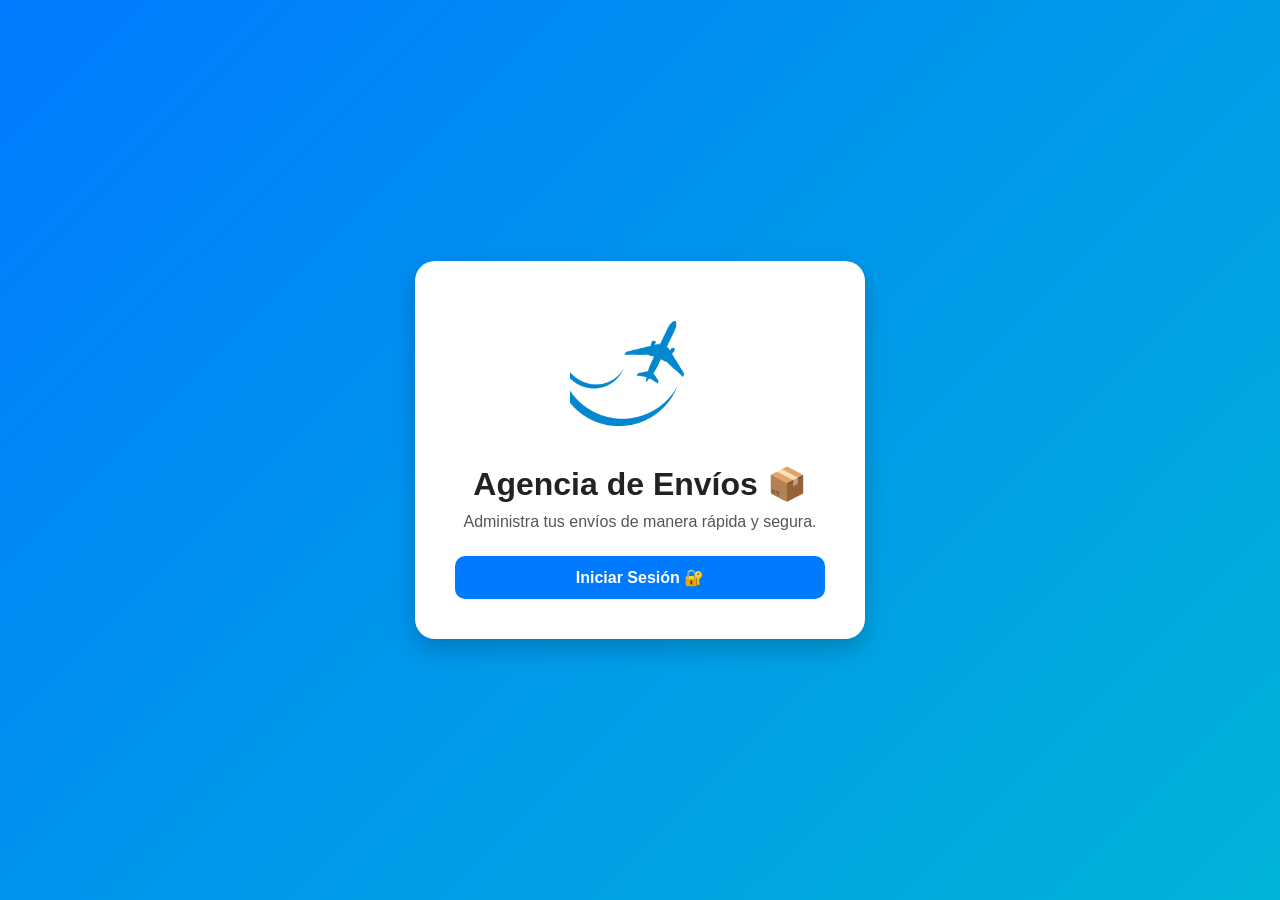
<file: index.html>
<!DOCTYPE html>
<html lang="es">
<head>
    <meta charset="UTF-8" />
    <meta name="viewport" content="width=device-width, initial-scale=1.0" />
    <title>Agencia de Envíos</title>

    <link rel="stylesheet" href="css/estilos.css" />

    <style>
        body {
            background: linear-gradient(135deg, #007bff, #00b4d8);
            height: 100vh;
            display: flex;
            align-items: center;
            justify-content: center;
            font-family: "Poppins", sans-serif;
            margin: 0;
            padding: 0;
        }

        .contenedor {
            background: white;
            padding: 40px;
            border-radius: 20px;
            width: 90%;
            max-width: 450px;
            text-align: center;
            box-shadow: 0 10px 25px rgba(0,0,0,0.2);
        }

        .contenedor img {
            width: 140px;
            margin-bottom: 20px;
        }

        h1 {
            margin-bottom: 10px;
            color: #222;
        }

        p {
            color: #555;
        }

        .btn {
            display: block;
            margin-top: 25px;
            padding: 12px;
            background: #007bff;
            text-decoration: none;
            color: white;
            font-weight: bold;
            border-radius: 10px;
            transition: 0.3s;
        }

        .btn:hover {
            background: #0056b3;
        }
    </style>
</head>

<body>
    <div class="contenedor">
        <img src="img/logo.png" alt="Logo Agencia" />

        <h1>Agencia de Envíos 📦</h1>
        <p>Administra tus envíos de manera rápida y segura.</p>

        <a href="login.html" class="btn">Iniciar Sesión 🔐</a>
    </div>
</body>
</html>
</file>
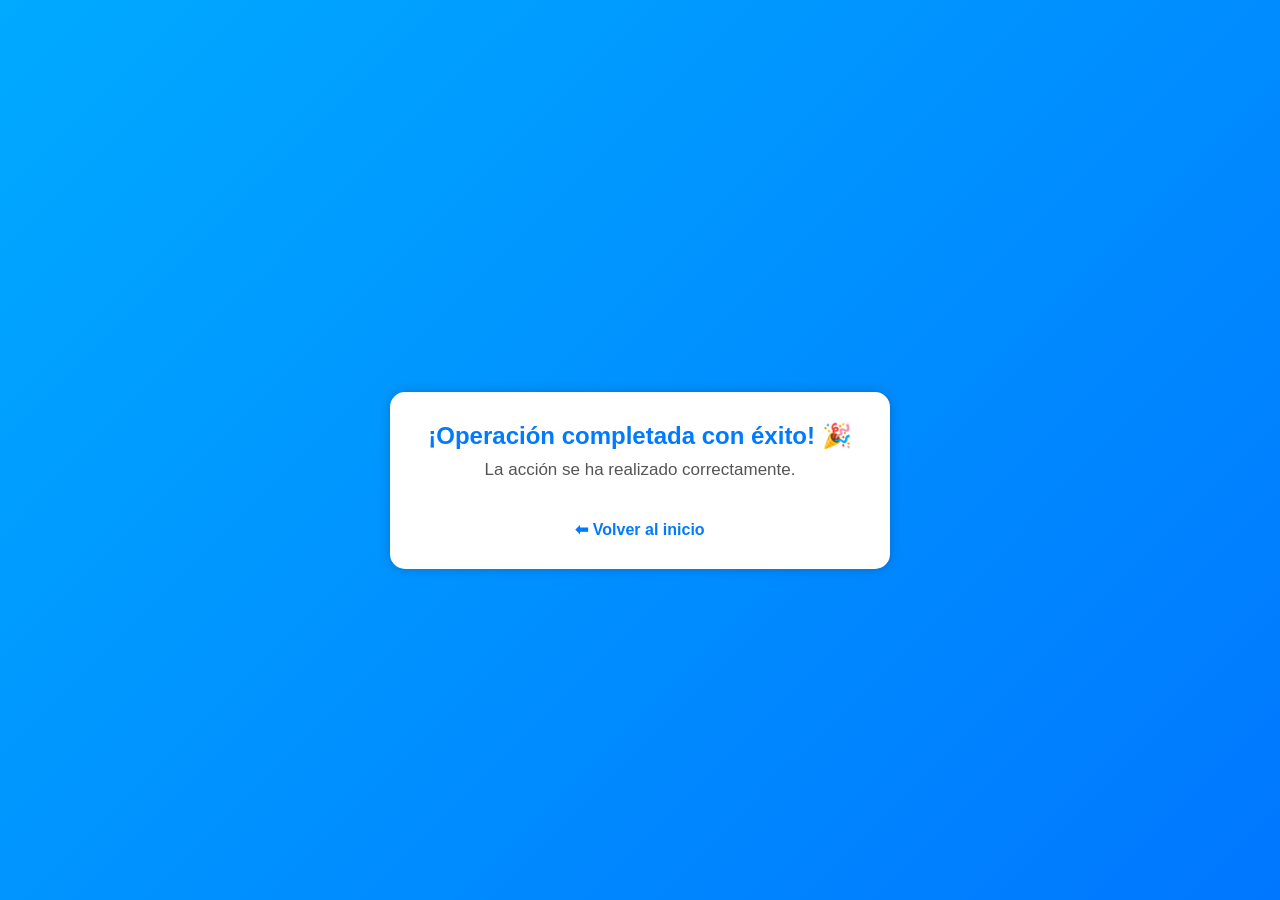
<file: confirmacion.html>
<!DOCTYPE html>
<html lang="es">
<head>
    <meta charset="UTF-8" />
    <meta name="viewport" content="width=device-width, initial-scale=1.0" />
    <title>Confirmación</title>

    <!-- Estilos globales del proyecto -->
    <link rel="stylesheet" href="css/estilos.css" />

    <style>
        body {
            text-align: center;
            padding-top: 60px;
        }

        .contenedor {
            max-width: 500px;
            margin: auto;
            background: white;
            padding: 30px;
            border-radius: 15px;
            box-shadow: 0 0 12px rgba(0,0,0,0.2);
        }

        h2 {
            color: #007bff;
        }

        p {
            margin-top: 10px;
            font-size: 17px;
        }

        a {
            text-decoration: none;
            color: #007bff;
            font-weight: bold;
            margin-top: 20px;
            display: inline-block;
        }

        a:hover {
            text-decoration: underline;
        }
    </style>
</head>
<body>

<div class="contenedor">
    <h2>¡Operación completada con éxito! 🎉</h2>
    <p>La acción se ha realizado correctamente.</p>

    <a href="inicio.php">⬅ Volver al inicio</a>
</div>

</body>
</html>
</file>
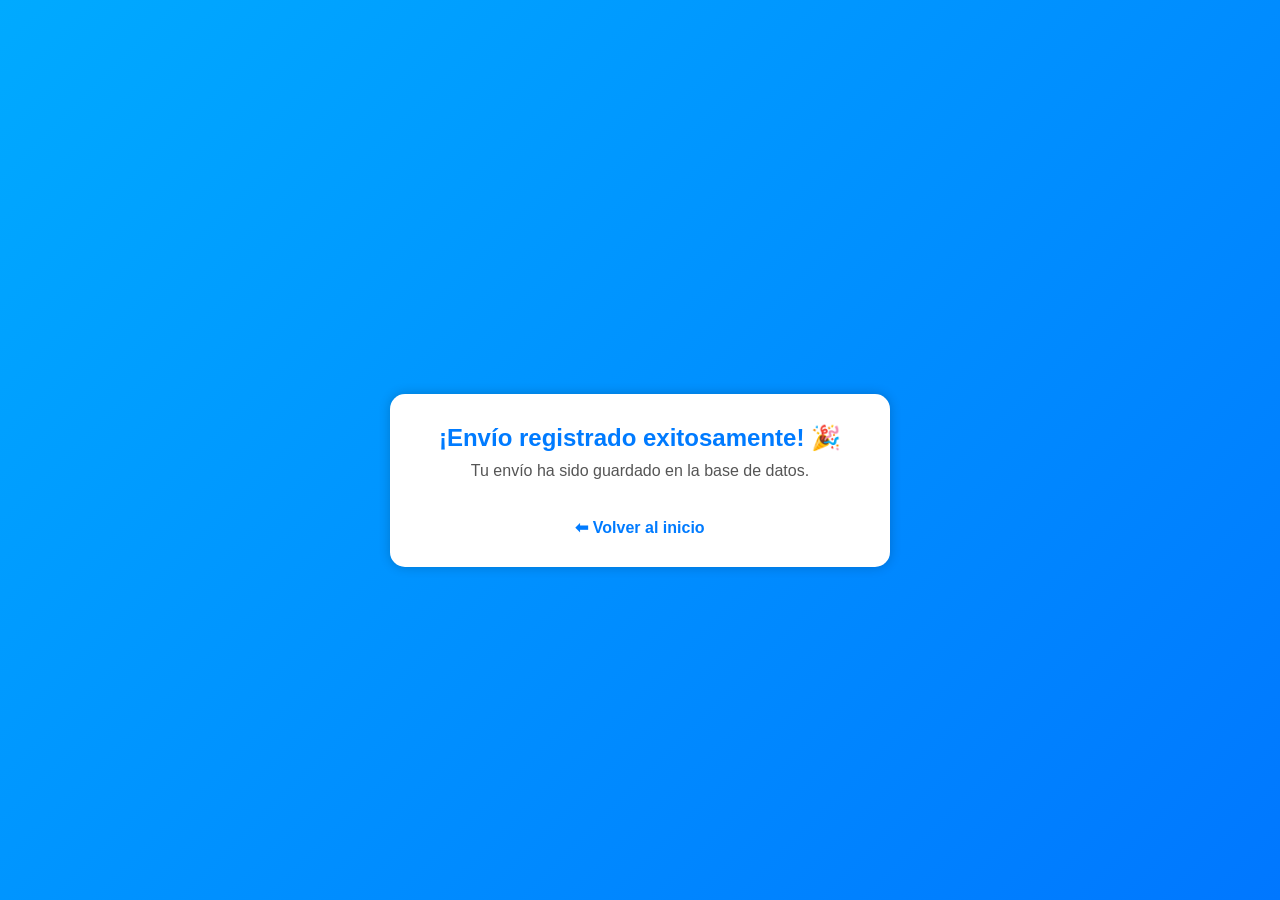
<file: confirmacion_envio.html>
<!DOCTYPE html>
<html lang="es">
<head>
    <meta charset="UTF-8" />
    <meta name="viewport" content="width=device-width, initial-scale=1.0" />
    <title>Confirmación de Envío</title>
    <link rel="stylesheet" href="css/estilos.css" />
    <style>
        body {
            text-align: center;
            padding-top: 60px;
        }

        .contenedor {
            max-width: 500px;
            margin: auto;
            background: white;
            padding: 30px;
            border-radius: 15px;
            box-shadow: 0 0 12px rgba(0,0,0,0.2);
        }

        h2 {
            color: #007bff;
        }

        a {
            text-decoration: none;
            color: #007bff;
            font-weight: bold;
        }

        a:hover {
            text-decoration: underline;
        }
    </style>
</head>
<body>

<div class="contenedor">
    <h2>¡Envío registrado exitosamente! 🎉</h2>
    <p>Tu envío ha sido guardado en la base de datos.</p>

    <br>
    <a href="inicio.php">⬅ Volver al inicio</a>
</div>

</body>
</html>
</file>
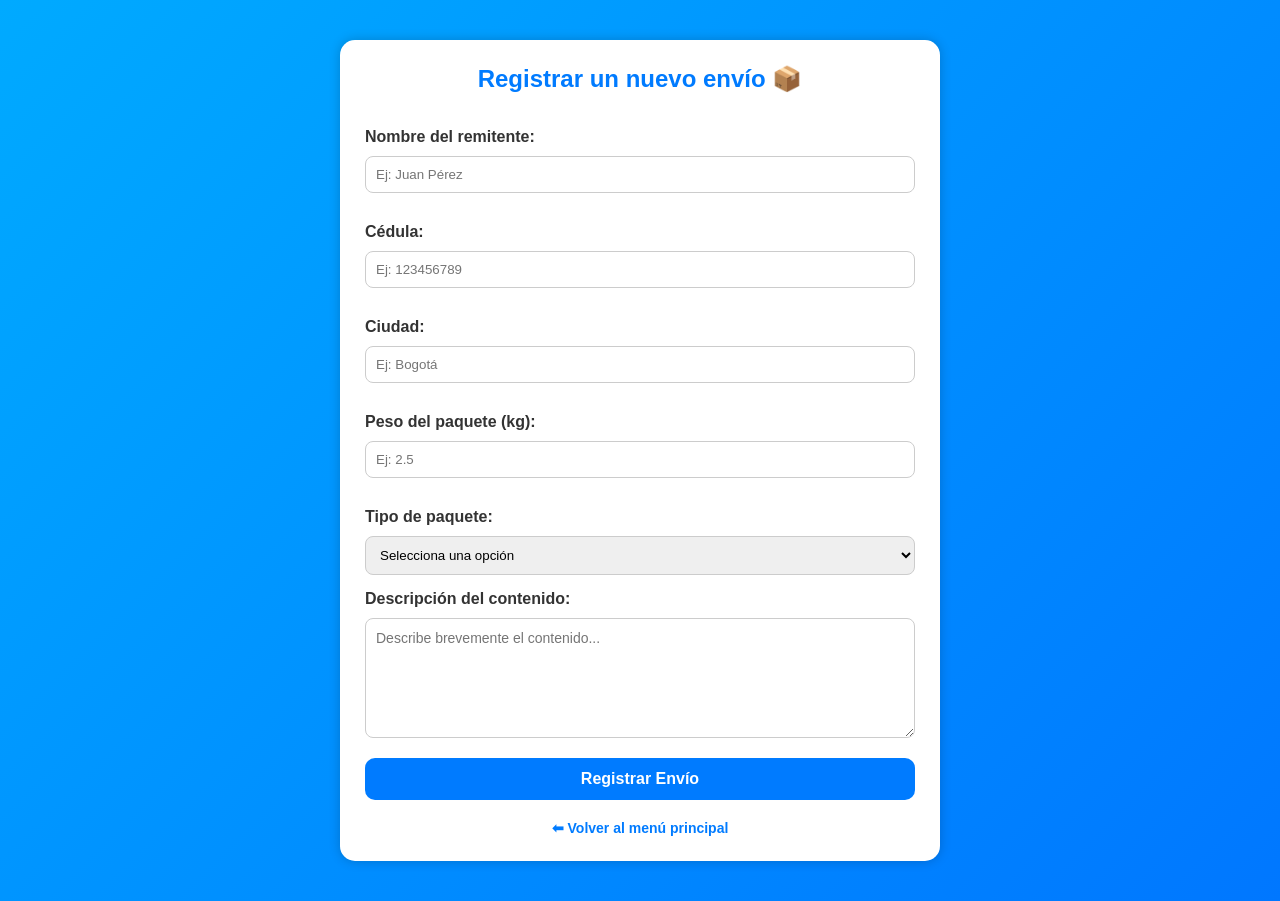
<file: form_envio.html>
<!DOCTYPE html>
<html lang="es">
<head>
    <meta charset="UTF-8" />
    <meta name="viewport" content="width=device-width, initial-scale=1.0" />
    <title>Registrar Envío</title>

    <link rel="stylesheet" href="css/estilos.css" />

    <style>
        .contenedor {
            max-width: 600px;
            margin: 40px auto;
            background: white;
            padding: 25px;
            border-radius: 15px;
            box-shadow: 0 0 12px rgba(0,0,0,0.2);
        }

        h2 {
            text-align: center;
            color: #007bff;
            margin-bottom: 20px;
        }

        label {
            font-weight: bold;
            margin-top: 15px;
            display: block;
        }

        input, select, textarea {
            width: 100%;
            padding: 10px;
            margin-top: 5px;
            border-radius: 8px;
            border: 1px solid #ccc;
        }

        textarea {
            height: 120px;
            font-size: 14px;
        }

        .btn {
            background: #007bff;
            color: white;
            padding: 12px;
            text-align: center;
            display: block;
            border-radius: 10px;
            border: none;
            font-size: 16px;
            margin-top: 20px;
            cursor: pointer;
        }

        .btn:hover {
            background: #0056b3;
        }

        a.volver {
            display: block;
            margin-top: 20px;
            text-align: center;
            text-decoration: none;
            font-weight: bold;
            color: #007bff;
        }

        a.volver:hover {
            text-decoration: underline;
        }
    </style>
</head>
<body>

<div class="contenedor">

    <h2>Registrar un nuevo envío 📦</h2>

    <form action="php/guardar_envio.php" method="POST">

        <label>Nombre del remitente:</label>
        <input type="text" name="remitente" placeholder="Ej: Juan Pérez" required>

        <label>Cédula:</label>
        <input type="number" name="cedula" placeholder="Ej: 123456789" required>

        <label>Ciudad:</label>
        <input type="text" name="ciudad" placeholder="Ej: Bogotá" required>

        <label>Peso del paquete (kg):</label>
        <input type="number" step="0.1" name="peso" placeholder="Ej: 2.5" required>

        <label>Tipo de paquete:</label>
        <select name="tipo" required>
            <option value="">Selecciona una opción</option>
            <option value="Documentos">Documentos</option>
            <option value="Ropa">Ropa</option>
            <option value="Electrónicos">Electrónicos</option>
            <option value="Otros">Otros</option>
        </select>

        <label>Descripción del contenido:</label>
        <textarea name="descripcion" placeholder="Describe brevemente el contenido..." required></textarea>

        <button type="submit" class="btn">Registrar Envío</button>
    </form>

    <a class="volver" href="inicio.php">⬅ Volver al menú principal</a>

</div>

</body>
</html>
</file>
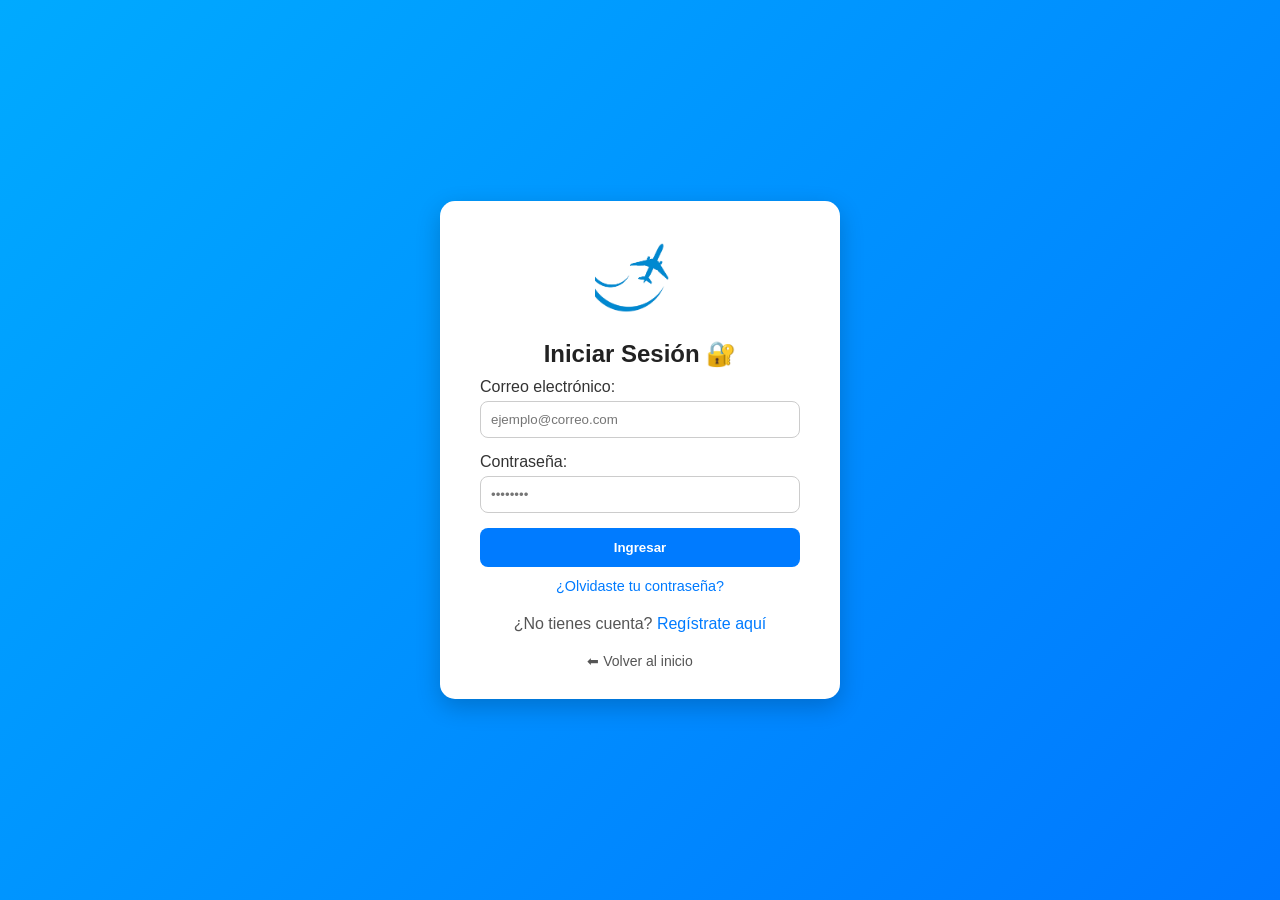
<file: login.html>
<!DOCTYPE html>
<html lang="es">
<head>
    <meta charset="UTF-8">
    <meta name="viewport" content="width=device-width, initial-scale=1.0">
    <title>Iniciar Sesión - Agencia de Envíos</title>
    <link rel="stylesheet" href="css/estilos.css">
</head>

<body>
    <div class="contenedor">
        <img src="img/logo.png" alt="Logo de la Agencia" class="logo">

        <h2>Iniciar Sesión 🔐</h2>

        <form action="inicio.php" method="POST">
            <label for="correo">Correo electrónico:</label>
            <input type="email" id="correo" name="correo" placeholder="ejemplo@correo.com" required>

            <label for="clave">Contraseña:</label>
            <input type="password" id="clave" name="clave" placeholder="••••••••" required>

            <button type="submit" class="btn">Ingresar</button>
        </form>

        <p>
            <a href="recuperar_contraseña.html" class="olvido">¿Olvidaste tu contraseña?</a>
        </p>

        <p>
            ¿No tienes cuenta? <a href="register.html">Regístrate aquí</a>
        </p>

        <a href="index.html" class="volver">⬅ Volver al inicio</a>
    </div>
</body>
</html>
</file>
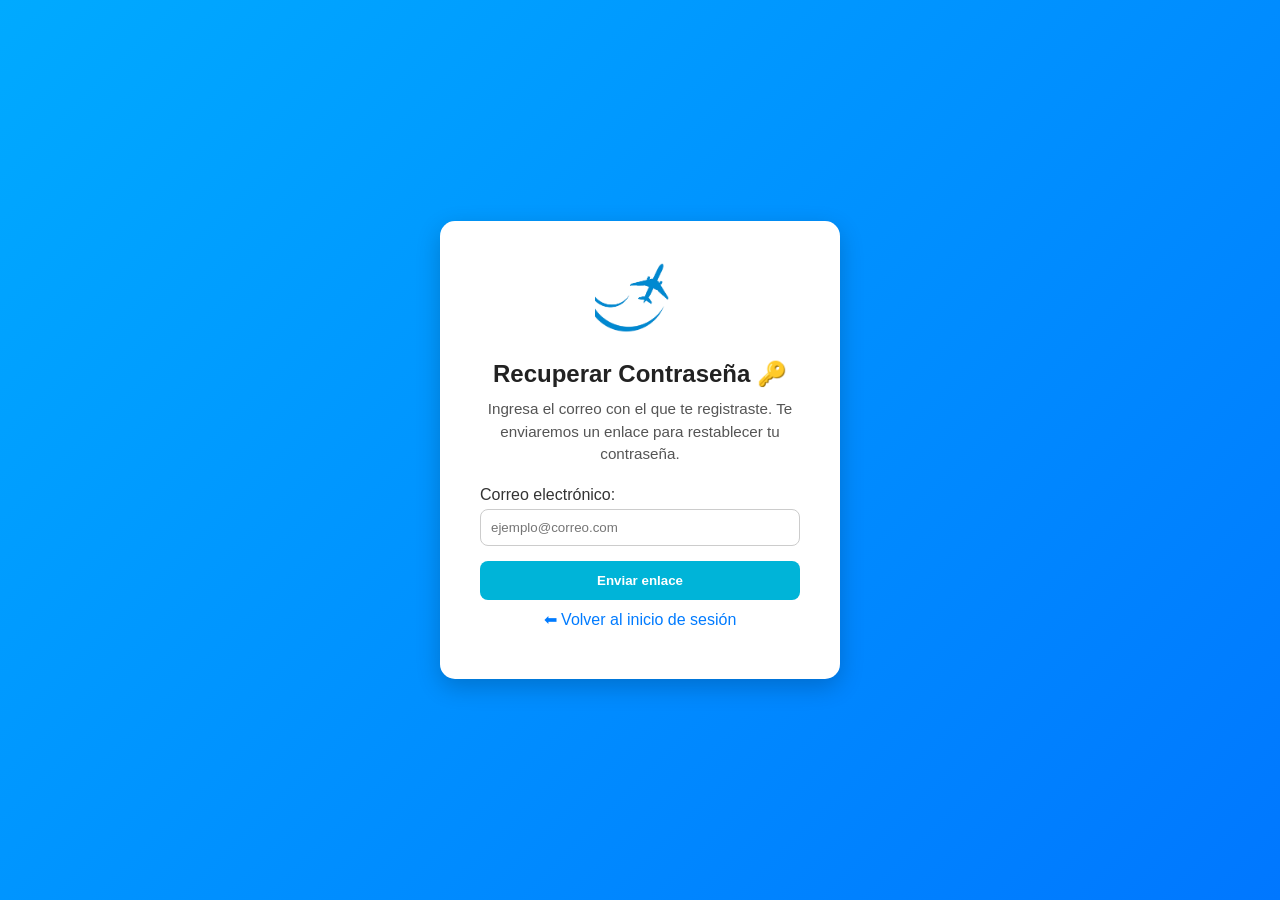
<file: recuperar_contraseña.html>
<!DOCTYPE html>
<html lang="es">
<head>
    <meta charset="UTF-8">
    <meta name="viewport" content="width=device-width, initial-scale=1.0">
    <title>Recuperar Contraseña</title>
    <link rel="stylesheet" href="css/estilos.css">
</head>

<body>
    <div class="contenedor">
        <img src="img/logo.png" alt="Logo de la Agencia" class="logo">

        <h2>Recuperar Contraseña 🔑</h2>

        <p class="descripcion">
            Ingresa el correo con el que te registraste.  
            Te enviaremos un enlace para restablecer tu contraseña.
        </p>

        <form action="confirmacion.html" method="GET">
            <label for="correo">Correo electrónico:</label>
            <input type="email" id="correo" name="correo" placeholder="ejemplo@correo.com" required>

            <button type="submit" class="btn btn-secundario">Enviar enlace</button>
        </form>

        <p>
            <a href="login.html">⬅ Volver al inicio de sesión</a>
        </p>
    </div>
</body>
</html>
</file>
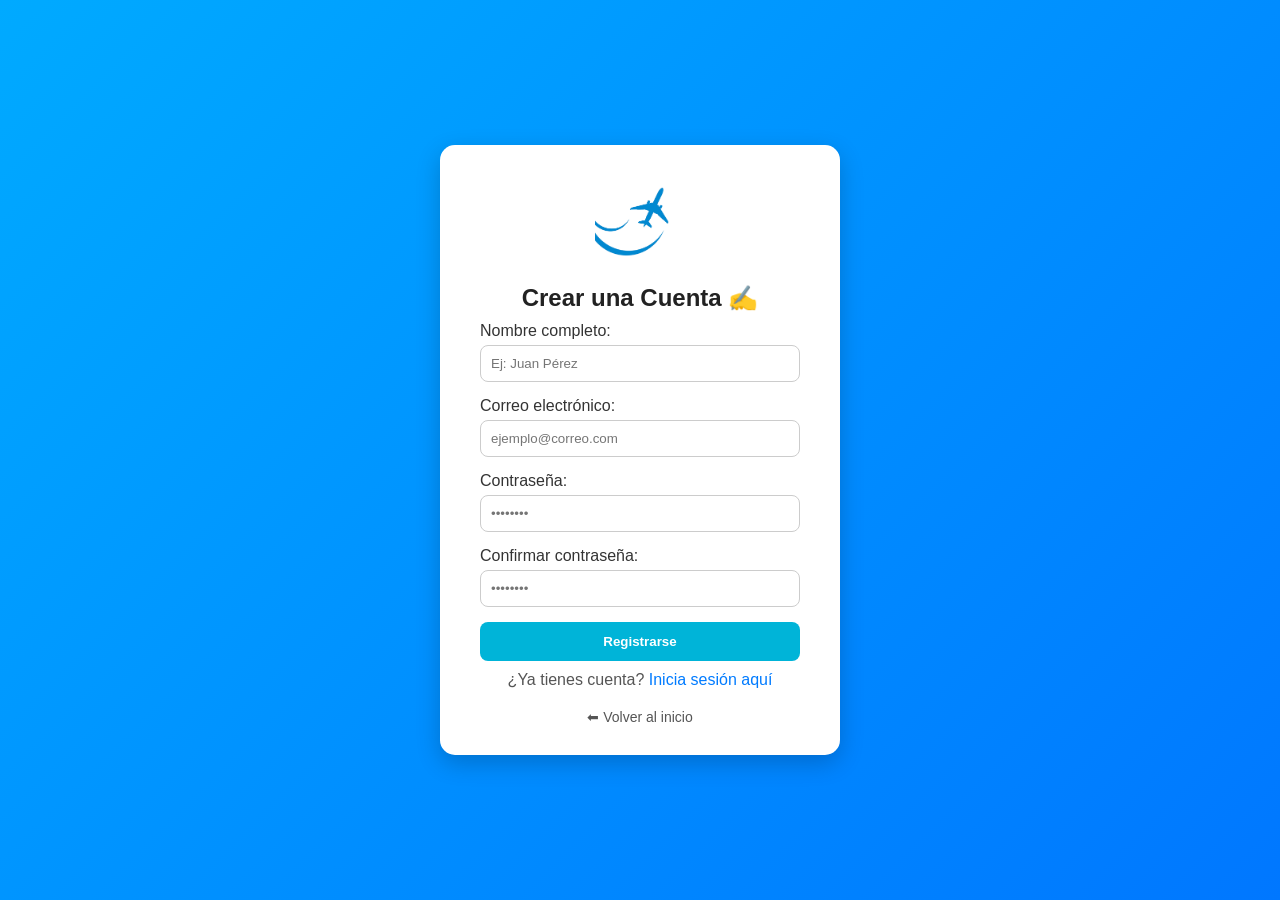
<file: register.html>
<!DOCTYPE html>
<html lang="es">
<head>
    <meta charset="UTF-8">
    <meta name="viewport" content="width=device-width, initial-scale=1.0">
    <title>Registro de Usuario</title>
    <link rel="stylesheet" href="css/estilos.css">
</head>

<body>
    <div class="contenedor">
        <img src="img/logo.png" alt="Logo de la Agencia" class="logo">

        <h2>Crear una Cuenta ✍️</h2>

        <form action="#" method="POST">
            <label for="nombre">Nombre completo:</label>
            <input type="text" id="nombre" name="nombre" placeholder="Ej: Juan Pérez" required>

            <label for="correo">Correo electrónico:</label>
            <input type="email" id="correo" name="correo" placeholder="ejemplo@correo.com" required>

            <label for="clave">Contraseña:</label>
            <input type="password" id="clave" name="clave" placeholder="••••••••" required>

            <label for="confirmar">Confirmar contraseña:</label>
            <input type="password" id="confirmar" name="confirmar" placeholder="••••••••" required>

            <button type="submit" class="btn btn-secundario">Registrarse</button>
        </form>

        <p>¿Ya tienes cuenta? <a href="login.html">Inicia sesión aquí</a></p>

        <a href="index.html" class="volver">⬅ Volver al inicio</a>
    </div>
</body>
</html>
</file>
<file: css/estilos.css>
/* ============================
   🎨 ESTILOS GENERALES
============================ */
* {
    margin: 0;
    padding: 0;
    box-sizing: border-box;
    font-family: 'Poppins', Arial, sans-serif;
}

body {
    background: linear-gradient(135deg, #00aaff, #0077ff);
    min-height: 100vh;
    display: flex;
    justify-content: center;
    align-items: center;
}

/* ============================
   🧩 CONTENEDOR PRINCIPAL
============================ */
.contenedor {
    background-color: #fff;
    width: 100%;
    max-width: 400px;
    padding: 30px 40px;
    border-radius: 15px;
    box-shadow: 0 8px 25px rgba(0, 0, 0, 0.2);
    text-align: center;
}

/* ============================
   🖼️ LOGO
============================ */
.logo {
    width: 90px;
    margin-bottom: 15px;
}

/* ============================
   📝 TITULOS
============================ */
h1, h2 {
    color: #222;
    margin-bottom: 10px;
}

p {
    color: #555;
    margin: 10px 0 20px;
}

/* ============================
   🔤 FORMULARIO
============================ */
form {
    display: flex;
    flex-direction: column;
    text-align: left;
}

label {
    font-weight: 500;
    margin-bottom: 5px;
    color: #333;
}

input {
    padding: 10px;
    border: 1px solid #ccc;
    border-radius: 8px;
    margin-bottom: 15px;
    transition: 0.3s;
}

input:focus {
    border-color: #007bff;
    outline: none;
    box-shadow: 0 0 5px rgba(0, 123, 255, 0.3);
}

/* ============================
   🧭 BOTONES
============================ */
.btn {
    background-color: #007bff;
    color: white;
    border: none;
    border-radius: 8px;
    padding: 12px;
    cursor: pointer;
    font-weight: 600;
    transition: 0.3s;
    text-decoration: none;
    display: inline-block;
    text-align: center;
}

.btn:hover {
    background-color: #0056b3;
    transform: scale(1.05);
}

.btn-secundario {
    background-color: #28a745;
}

.btn-secundario:hover {
    background-color: #1e7e34;
}

/* ============================
   ↩️ ENLACES
============================ */
a {
    color: #007bff;
    text-decoration: none;
    transition: 0.3s;
}

a:hover {
    text-decoration: underline;
}

.volver {
    display: block;
    margin-top: 20px;
    color: #555;
    font-size: 14px;
}

/* ============================
   📱 RESPONSIVO
============================ */
@media (max-width: 480px) {
    .contenedor {
        padding: 20px;
    }
    h1, h2 {
        font-size: 1.5rem;
    }
}
.descripcion {
  font-size: 0.95em;
  color: #555;
  text-align: center;
  margin-bottom: 20px;
  line-height: 1.5;
}
.olvido {
  color: #007BFF;
  text-decoration: none;
  font-size: 0.9em;
}

.olvido:hover {
  text-decoration: underline;
}
/* ===== MENÚ PRINCIPAL ===== */
.encabezado {
  text-align: center;
  background-color: #0077b6;
  color: white;
  padding: 20px;
  border-radius: 0 0 20px 20px;
  box-shadow: 0 4px 6px rgba(0,0,0,0.2);
}

.menu-principal {
  text-align: center;
  margin-top: 40px;
}

.botones-menu {
  display: flex;
  flex-direction: column;
  align-items: center;
  gap: 15px;
  margin-top: 20px;
}

.botones-menu .btn {
  width: 250px;
  padding: 12px;
  border-radius: 8px;
  font-size: 1.1rem;
  text-decoration: none;
  color: white;
  font-weight: bold;
  text-align: center;
  transition: background 0.3s;
}

.btn-primario { background-color: #0077b6; }
.btn-secundario { background-color: #00b4d8; }
.btn-rojo { background-color: #d62828; }

.btn:hover {
  opacity: 0.8;
}

.pie {
  text-align: center;
  margin-top: 40px;
  color: gray;
  font-size: 0.9rem;
}
.tabla-envios {
  width: 100%;
  border-collapse: collapse;
  margin-top: 20px;
  background: white;
  border-radius: 10px;
  overflow: hidden;
}

.tabla-envios th, .tabla-envios td {
  padding: 12px;
  text-align: center;
  border-bottom: 1px solid #ddd;
}

.tabla-envios th {
  background-color: #007bff;
  color: white;
}

.estado-enviado {
  color: #007bff;
  font-weight: bold;
}

.estado-proceso {
  color: #f39c12;
  font-weight: bold;
}

.estado-entregado {
  color: #27ae60;
  font-weight: bold;
}

.tabla-envios tr:hover {
  background-color: #f2f2f2;
}
textarea {
  font-size: 14px;
  resize: vertical;
}
textarea {
  font-size: 0.85rem;
  line-height: 1.4;
  padding: 8px 10px;
  border-radius: 8px;
  resize: vertical;
}
</file>
